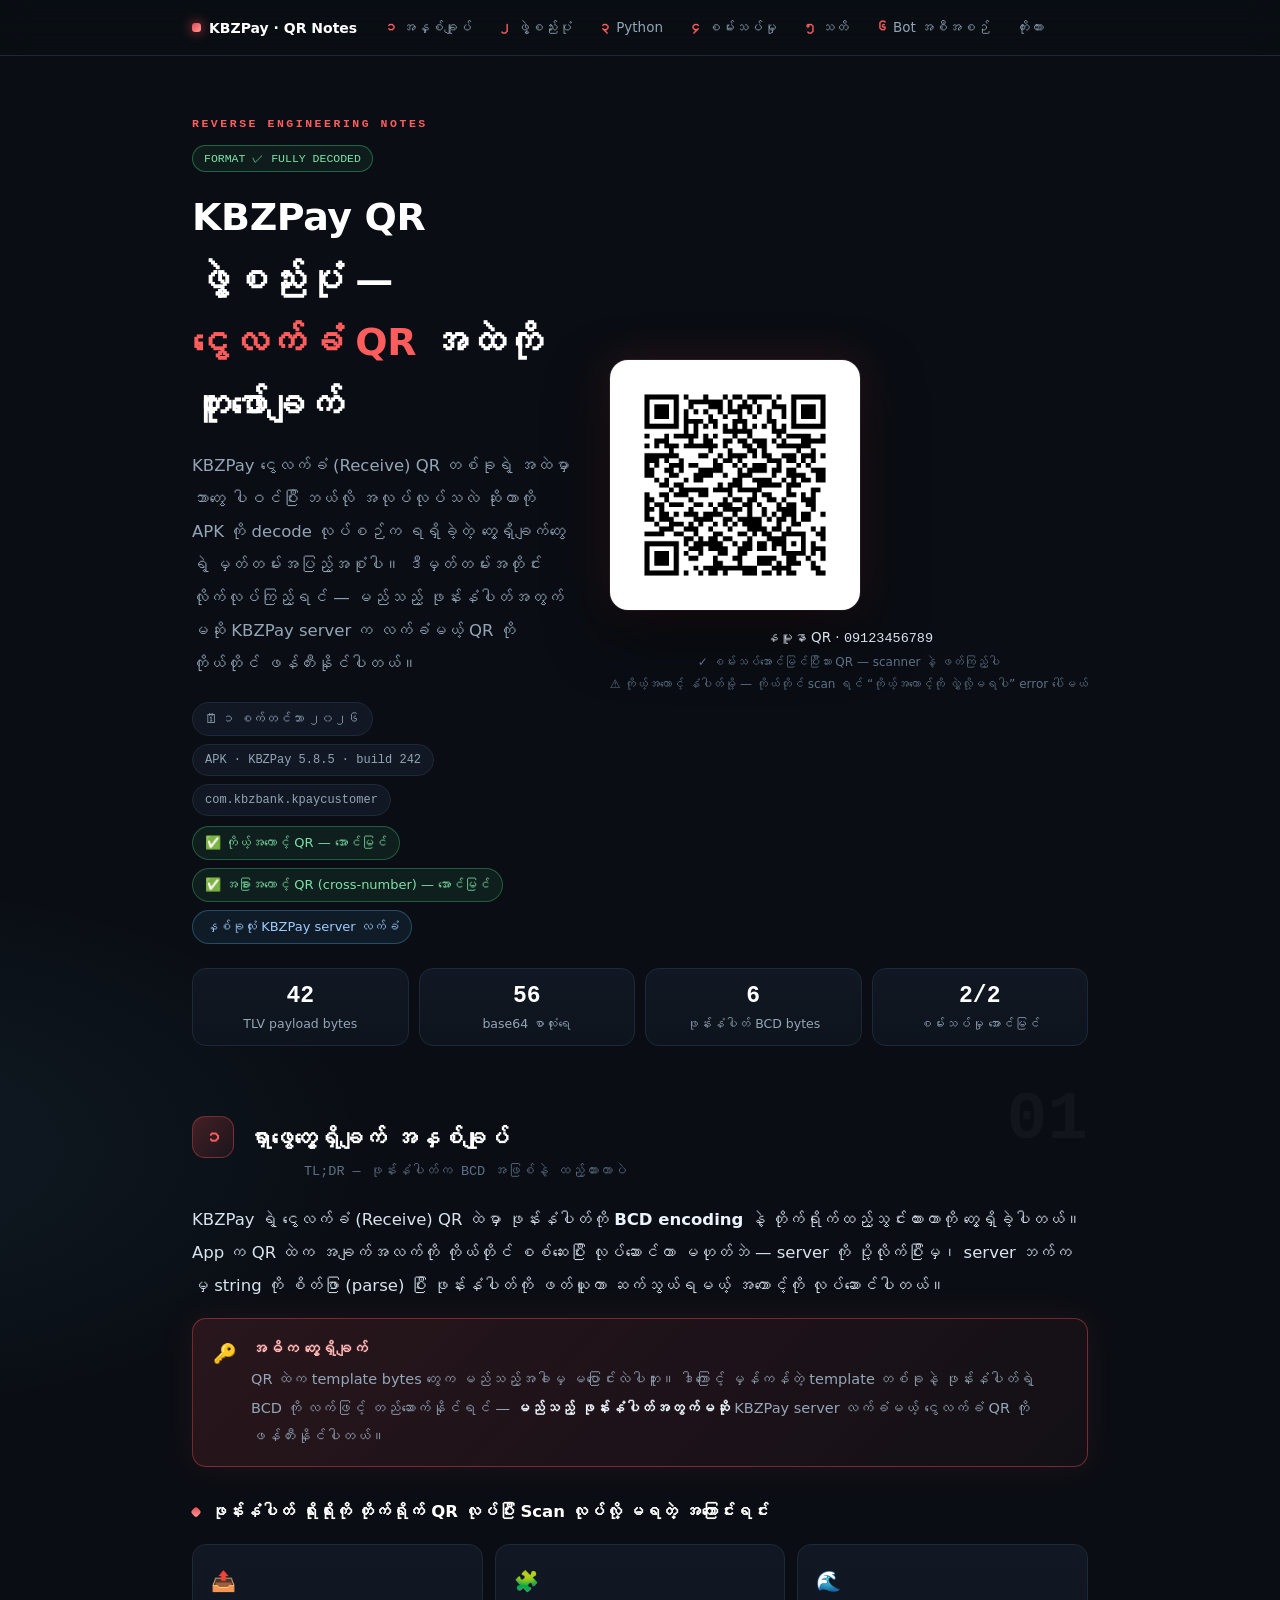
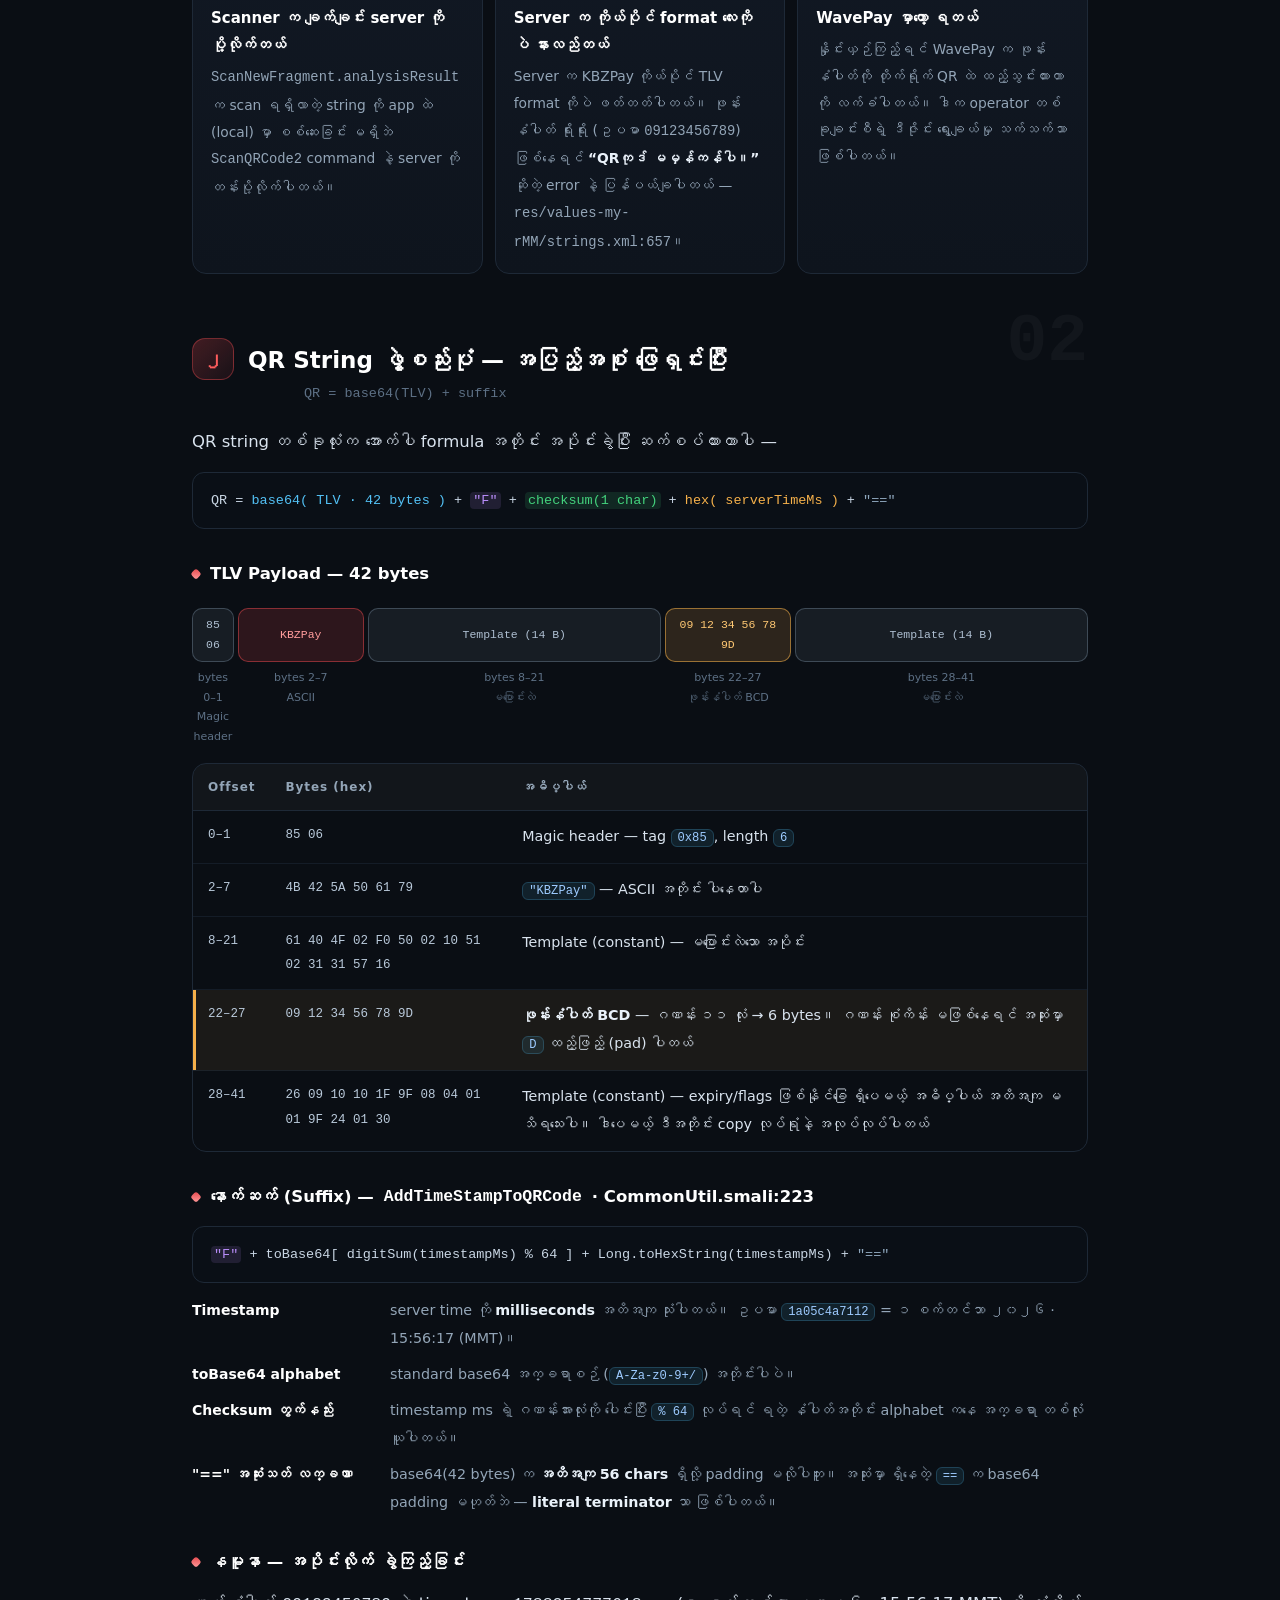
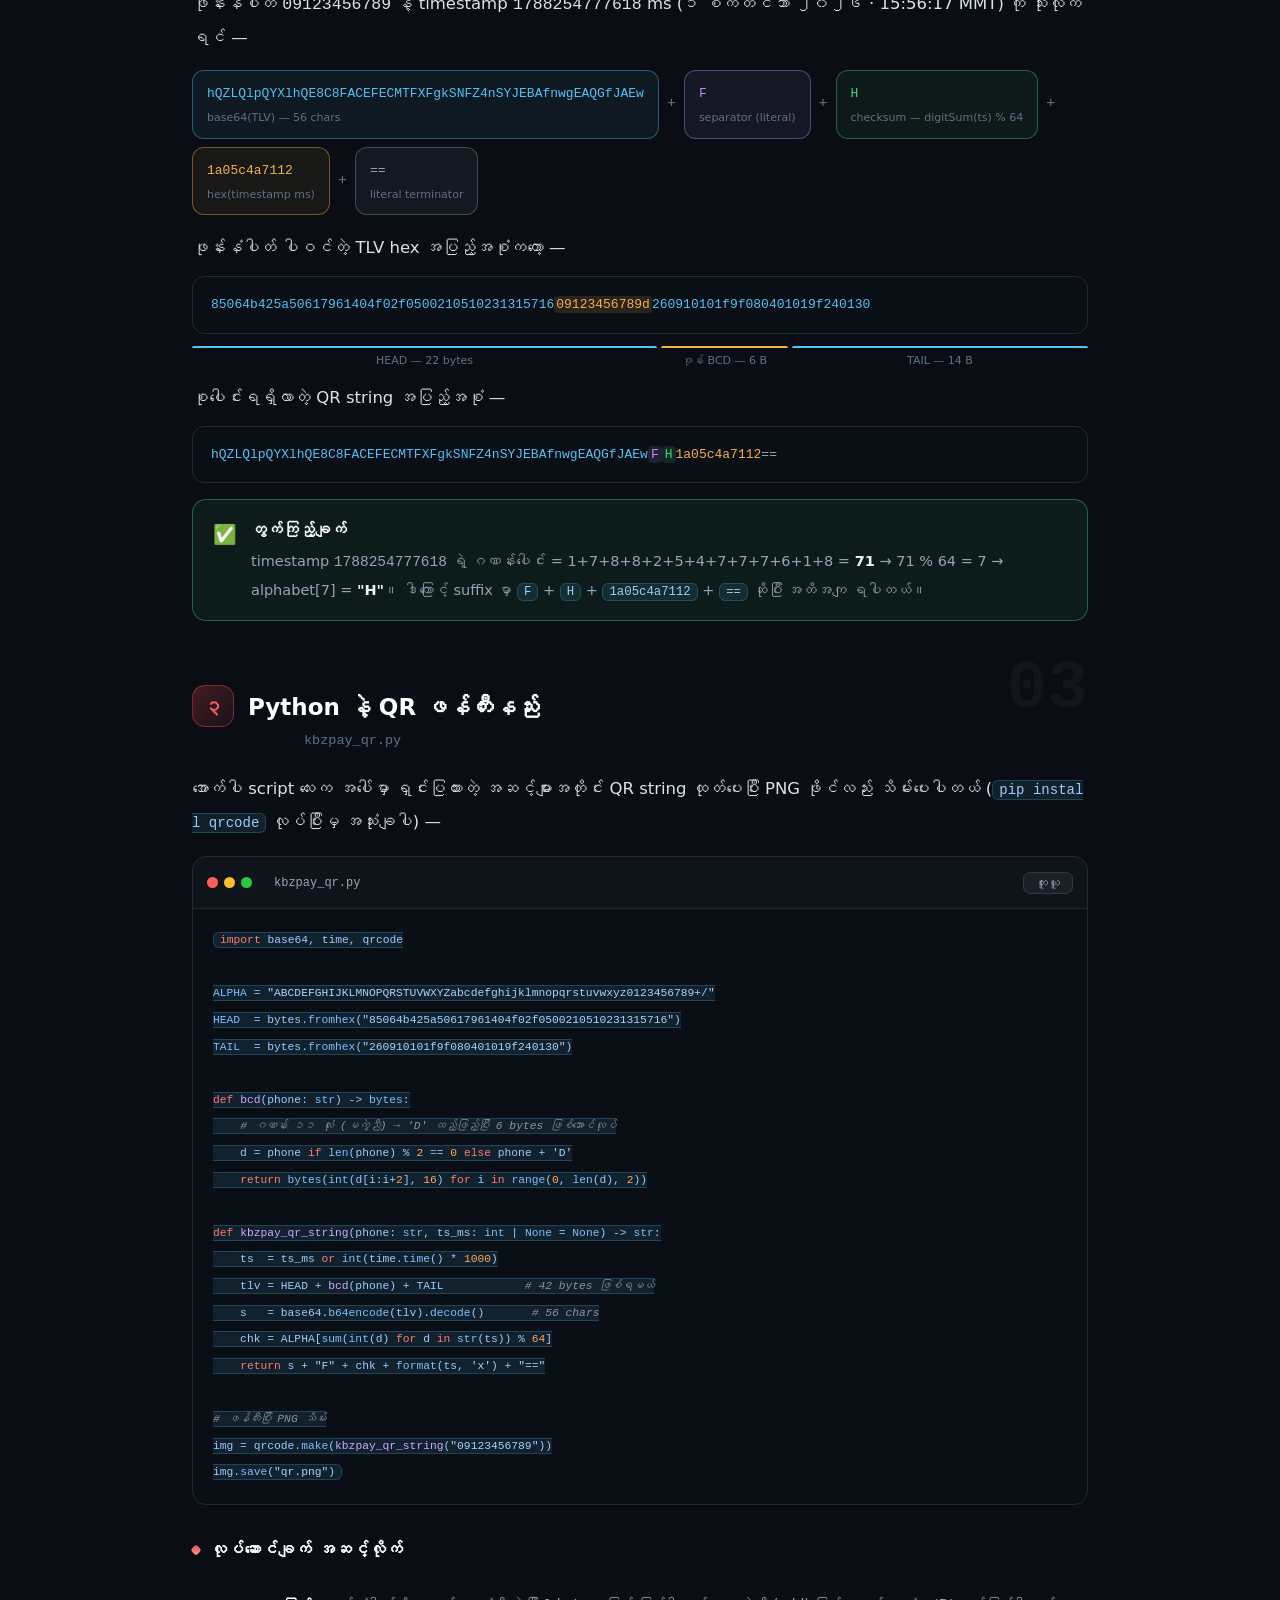
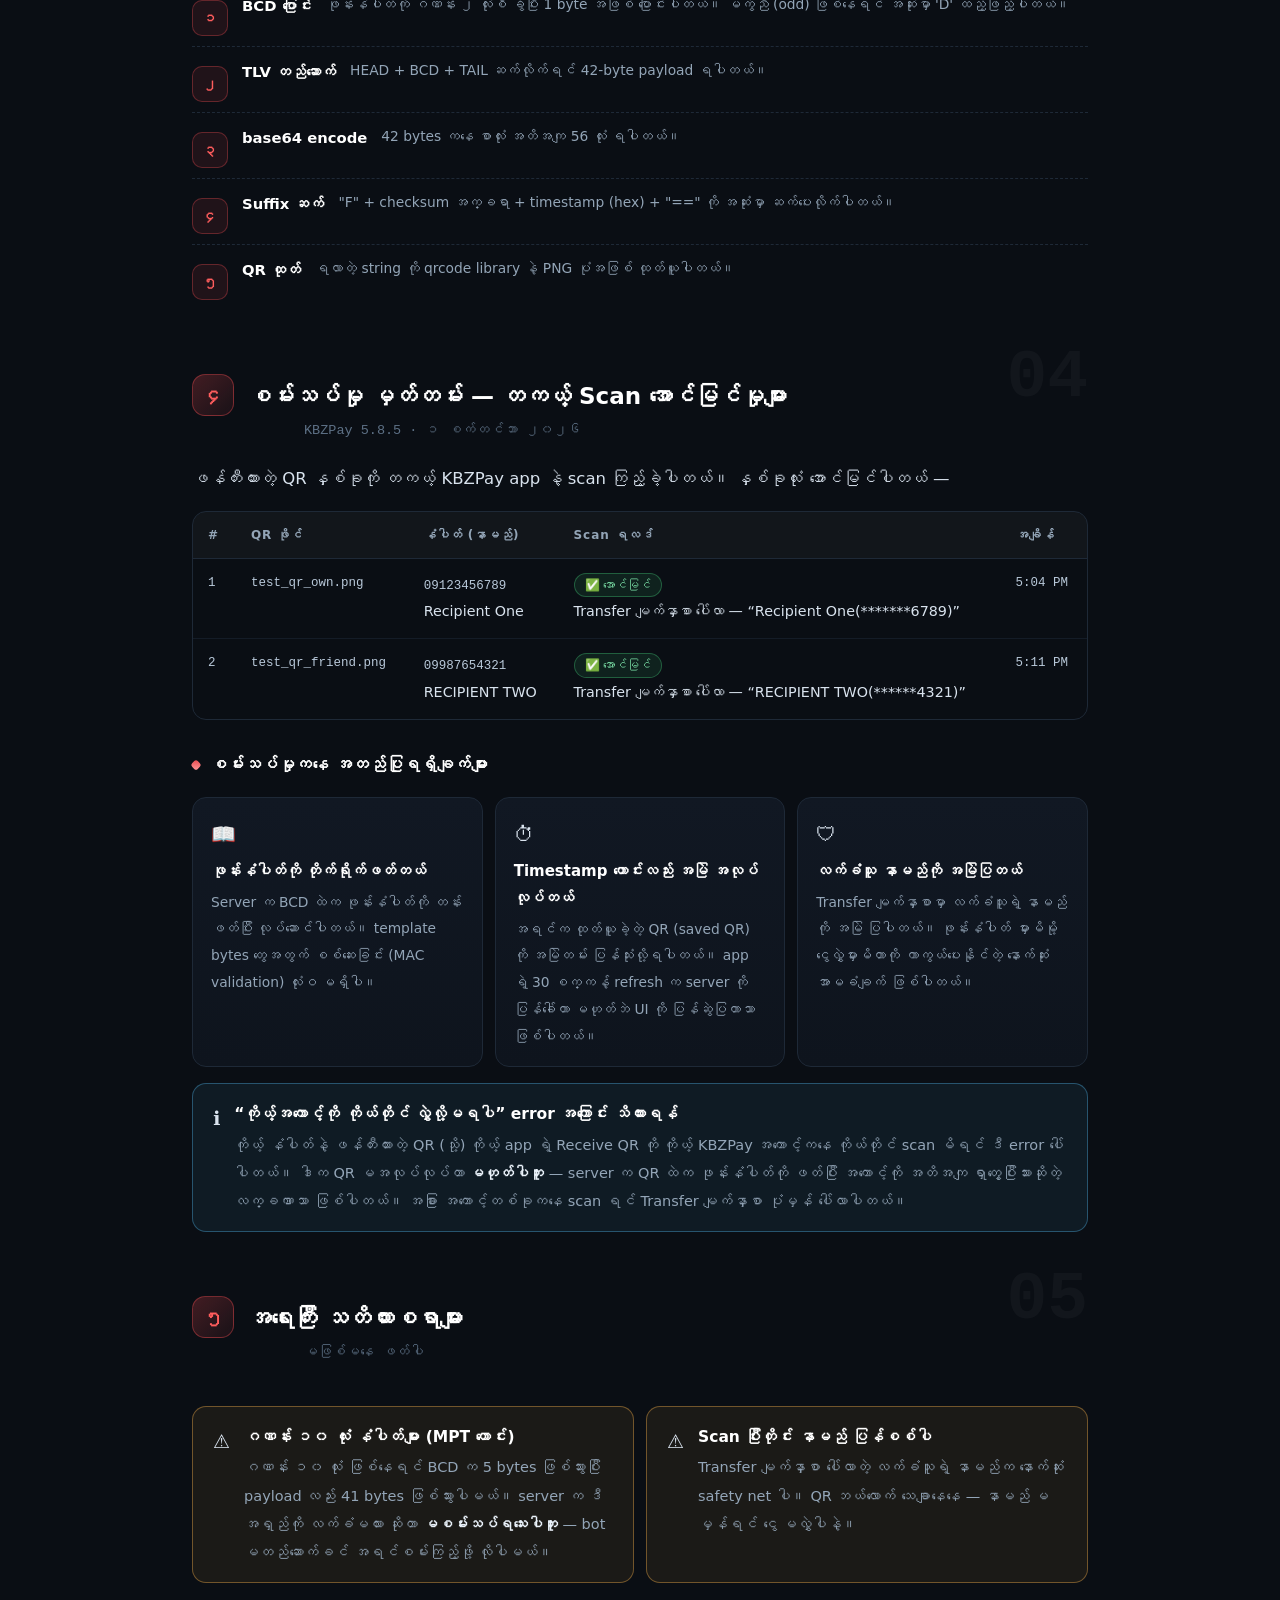
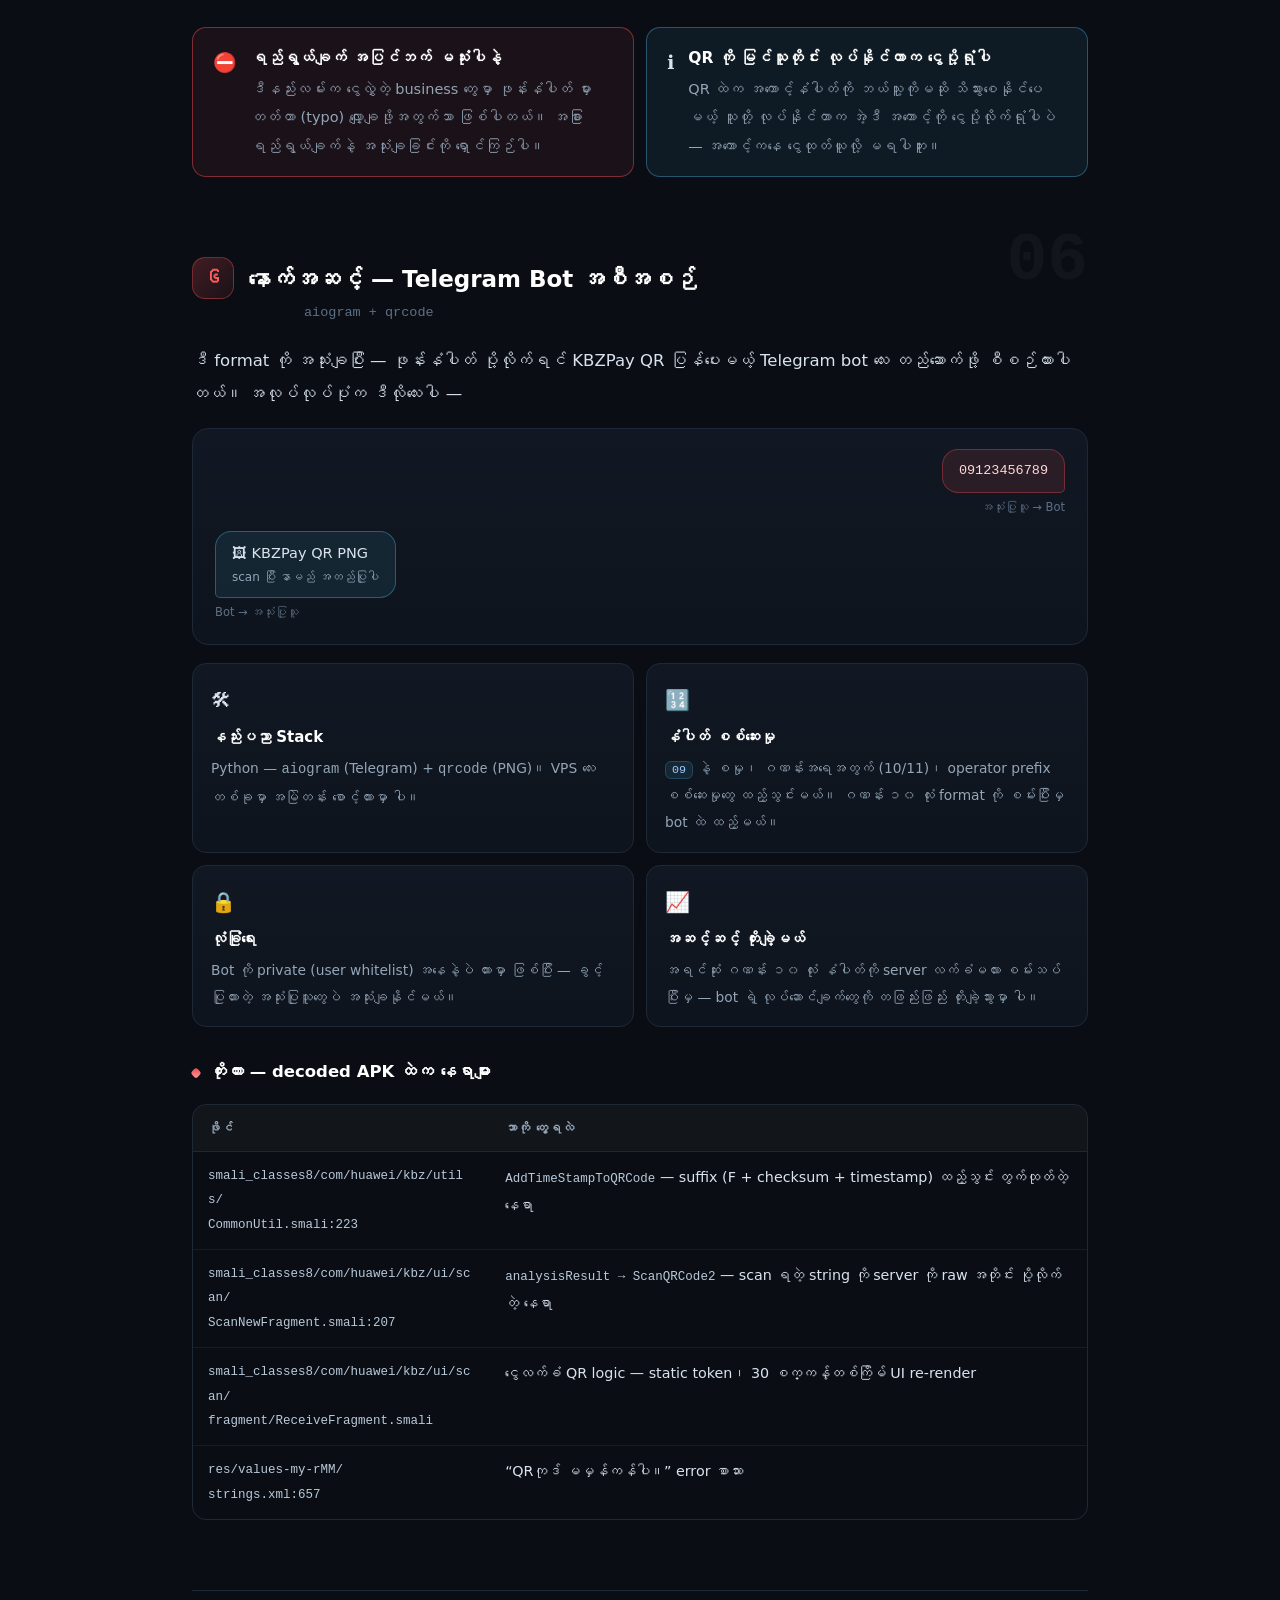
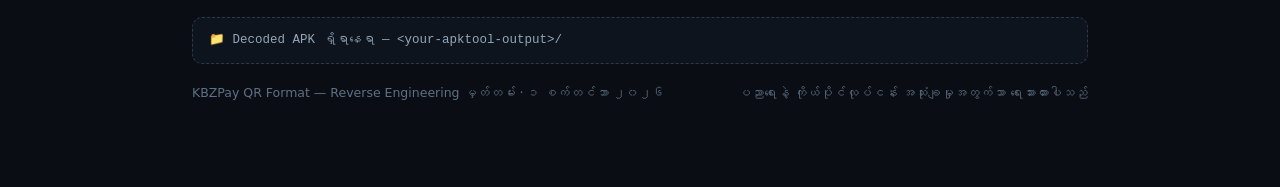
<file: kbzpay-qr-notes.html>
<!DOCTYPE html>
<html lang="my">
<head>
<meta charset="UTF-8">
<meta name="viewport" content="width=device-width, initial-scale=1.0">
<meta name="color-scheme" content="dark">
<meta name="description" content="KBZPay ငွေလက်ခံ QR ဖွဲ့စည်းပုံ — APK reverse engineering မှတ်တမ်း">
<title>KBZPay QR ဖွဲ့စည်းပုံ — Reverse Engineering မှတ်တမ်း</title>
<style>
/* ---------- အရောင်နဲ့ စာလုံး ---------- */
:root{
  --bg:#0a0e14; --card:#111823; --card2:#0e141d;
  --border:#1e2937; --border2:#2a3a4d;
  --text:#d9e3ee; --muted:#93a5b7; --faint:#5d7085;
  --red:#ff5d5d; --red-dim:#e5484d;
  --cyan:#53c1f5; --green:#43d17c; --amber:#f5b04a; --purple:#b78cf7; --slate:#8fa7bd;
  --mono: ui-monospace,"SF Mono","Cascadia Mono",Consolas,"JetBrains Mono","Noto Sans Myanmar","Myanmar Text","Padauk",monospace;
}
*{box-sizing:border-box}
html{scroll-behavior:smooth}
body{
  margin:0; color:var(--text); font-size:16.5px; line-height:2;
  font-family:system-ui,-apple-system,"Segoe UI",Roboto,"Noto Sans Myanmar","Myanmar Text","Padauk","Myanmar Sangam MN",sans-serif;
  background:
    radial-gradient(1100px 520px at 85% -5%, rgba(229,72,77,.11), transparent 60%),
    radial-gradient(900px 480px at -10% 14%, rgba(83,193,245,.07), transparent 55%),
    var(--bg);
  -webkit-font-smoothing:antialiased; text-rendering:optimizeLegibility;
}
::selection{background:rgba(229,72,77,.38);color:#fff}
a{color:var(--cyan)}
b,strong{color:#eaf2fa}
code{
  font-family:var(--mono); font-size:.85em; color:#9ecbff;
  background:rgba(83,193,245,.1); border:1px solid rgba(83,193,245,.22);
  padding:1px 6px; border-radius:6px; word-break:break-all;
}
.mono{font-family:var(--mono)}
.wrap{max-width:940px; margin:0 auto; padding:0 22px 90px}

/* ---------- အပေါ်နာဗား ---------- */
.topnav{position:sticky; top:0; z-index:60; background:rgba(10,14,20,.86);
  backdrop-filter:blur(14px); -webkit-backdrop-filter:blur(14px); border-bottom:1px solid var(--border)}
.topnav .inner{max-width:940px; margin:0 auto; padding:10px 22px; display:flex; align-items:center; gap:4px; overflow-x:auto; scrollbar-width:none}
.topnav .inner::-webkit-scrollbar{display:none}
.brand{font-weight:800; color:#fff; font-size:14px; white-space:nowrap; margin-right:12px; display:flex; align-items:center; gap:8px}
.brand .dot{width:9px; height:9px; border-radius:3px; background:linear-gradient(135deg,var(--red-dim),#ff9a9a); box-shadow:0 0 12px rgba(229,72,77,.9)}
.topnav a{color:var(--muted); text-decoration:none; font-size:13.5px; padding:4px 11px; border-radius:8px; white-space:nowrap}
.topnav a:hover{color:#fff; background:rgba(255,255,255,.06)}
.topnav a b{font-weight:600; color:var(--red); margin-right:4px}

/* ---------- Hero ---------- */
.hero{padding:56px 0 6px}
.hero-grid{display:grid; grid-template-columns:1fr auto; gap:38px; align-items:center}
.eyebrow{display:flex; align-items:center; gap:10px; flex-wrap:wrap}
.eyebrow .tag{font-family:var(--mono); font-size:11.5px; letter-spacing:.22em; color:var(--red); font-weight:700}
.eyebrow .pill{font-size:11.5px; color:#7ce2a8; border:1px solid rgba(67,209,124,.4); background:rgba(67,209,124,.08); border-radius:999px; padding:1px 11px; font-family:var(--mono)}
h1{margin:14px 0 0; font-size:clamp(27px,4.6vw,38px); font-weight:800; color:#fff; line-height:1.65; letter-spacing:-.01em}
h1 .accent{color:var(--red)}
.lead{color:var(--muted); font-size:16.5px; margin:12px 0 0; max-width:58ch}
.chips{display:flex; flex-wrap:wrap; gap:8px; margin-top:22px}
.chip{font-size:13px; color:var(--muted); background:var(--card); border:1px solid var(--border); padding:3px 12px; border-radius:999px; white-space:nowrap}
.chip.mono{font-family:var(--mono); font-size:12px}
.badges{display:flex; flex-wrap:wrap; gap:8px; margin-top:10px}
.badge{font-size:13px; padding:3px 12px; border-radius:999px; border:1px solid}
.badge.ok{color:#7ce2a8; background:rgba(67,209,124,.09); border-color:rgba(67,209,124,.35)}
.badge.note{color:#9ecbff; background:rgba(83,193,245,.08); border-color:rgba(83,193,245,.3)}
.stats{display:grid; grid-template-columns:repeat(4,1fr); gap:10px; margin-top:24px}
.stat{background:linear-gradient(180deg,var(--card),var(--card2)); border:1px solid var(--border); border-radius:14px; padding:10px 12px; text-align:center}
.stat b{display:block; font-size:23px; font-family:var(--mono); color:#fff; line-height:1.5}
.stat span{font-size:12.5px; color:var(--muted); display:block; line-height:1.7}

.qr-side{text-align:center}
.qr-card{width:250px; background:#fff; border-radius:18px; padding:15px;
  box-shadow:0 24px 60px rgba(0,0,0,.55), 0 0 0 1px rgba(255,255,255,.08), 0 0 46px rgba(229,72,77,.16)}
.qr-cap{margin-top:14px; font-size:13.5px}
.qr-sub{font-size:12px; color:var(--faint); line-height:1.8}

/* ---------- Section ခေါင်းစဉ်များ ---------- */
.section{margin-top:64px; position:relative; scroll-margin-top:70px}
h3[id]{scroll-margin-top:86px}
.section::after{content:attr(data-num); position:absolute; top:-30px; right:0; font-family:var(--mono);
  font-size:68px; font-weight:700; color:rgba(255,255,255,.035); pointer-events:none; line-height:1}
.sec-head{display:flex; gap:14px; align-items:flex-start; margin-bottom:6px}
.sec-num{flex:none; width:42px; height:42px; border-radius:13px; display:flex; align-items:center; justify-content:center;
  background:linear-gradient(135deg,rgba(229,72,77,.26),rgba(229,72,77,.07)); border:1px solid rgba(229,72,77,.42);
  color:var(--red); font-weight:800; font-size:19px}
h2{margin:2px 0 0; font-size:clamp(19px,3vw,23px); font-weight:800; color:#fff; line-height:1.75}
.sec-sub{color:var(--faint); font-size:13.5px; margin:0 0 8px 56px; font-family:var(--mono)}
h3{font-size:16.5px; color:#fff; margin:30px 0 10px; font-weight:700; line-height:1.85; display:flex; align-items:center; gap:10px}
h3::before{content:""; width:8px; height:8px; border-radius:2.5px; background:linear-gradient(135deg,var(--red-dim),#ff9a9a); transform:rotate(45deg); flex:none}
p{margin:10px 0}

/* ---------- ကတ်များ / Callout များ ---------- */
.card{background:linear-gradient(180deg,var(--card),var(--card2)); border:1px solid var(--border); border-radius:16px; padding:20px 24px; margin:16px 0}
.callout{display:flex; gap:14px; padding:16px 20px; border-radius:14px; border:1px solid; margin:16px 0; align-items:flex-start}
.callout .ico{flex:none; font-size:19px; line-height:1.9}
.callout h4{margin:0 0 2px; font-size:15.5px; color:#fff; line-height:1.85}
.callout p{margin:0; font-size:14.5px; color:var(--muted); line-height:1.95}
.callout.key{background:linear-gradient(135deg,rgba(229,72,77,.14),rgba(229,72,77,.04)); border-color:rgba(229,72,77,.45); box-shadow:0 0 34px rgba(229,72,77,.1)}
.callout.key h4{color:#ffb3b3}
.callout.warn{background:rgba(245,176,74,.07); border-color:rgba(245,176,74,.4)}
.callout.danger{background:rgba(229,72,77,.08); border-color:rgba(229,72,77,.5)}
.callout.info{background:rgba(83,193,245,.07); border-color:rgba(83,193,245,.35)}
.callout.ok{background:rgba(67,209,124,.07); border-color:rgba(67,209,124,.4)}

.grid3{display:grid; grid-template-columns:repeat(3,1fr); gap:12px; margin:16px 0}
.grid2{display:grid; grid-template-columns:1fr 1fr; gap:12px; margin:16px 0}
.mini{background:linear-gradient(180deg,var(--card),var(--card2)); border:1px solid var(--border); border-radius:14px; padding:16px 18px}
.mini .m-ico{font-size:20px}
.mini h4{margin:4px 0 4px; font-size:15px; color:#fff; line-height:1.8}
.mini p{margin:0; font-size:13.8px; color:var(--muted); line-height:1.95}

/* ---------- ဖော်မြူလာ / code ---------- */
.formula{background:#0a0f16; border:1px solid var(--border); border-radius:12px; padding:14px 18px; margin:14px 0;
  font-family:var(--mono); font-size:13.5px; line-height:2; color:#c9d6e4; overflow-x:auto; white-space:nowrap}
.code-block{border:1px solid var(--border); border-radius:14px; overflow:hidden; margin:18px 0; background:#0a0f16}
.code-head{display:flex; align-items:center; gap:8px; padding:9px 14px; border-bottom:1px solid var(--border); background:rgba(255,255,255,.02)}
.dots span{width:11px; height:11px; border-radius:50%; display:inline-block; margin-right:6px}
.dots span:nth-child(1){background:#ff5f57}.dots span:nth-child(2){background:#febc2e}.dots span:nth-child(3){background:#28c840}
.fname{font-family:var(--mono); font-size:12px; color:var(--muted); margin-left:8px}
.copy-btn{margin-left:auto; font-family:inherit; font-size:12px; color:var(--muted); background:rgba(255,255,255,.05);
  border:1px solid var(--border2); border-radius:7px; padding:3px 12px; cursor:pointer; transition:.15s}
.copy-btn:hover{color:#fff; border-color:var(--red-dim)}
.code-block pre{margin:0; padding:18px 20px; overflow-x:auto; font-family:var(--mono); font-size:13.3px; line-height:2; color:#dbe4ee}
.k{color:#ff7b72}.f{color:#79c0ff}.s{color:#a5d6ff}.c{color:#8b949e;font-style:italic}.n{color:#ffa657}.d{color:#d2a8ff}

pre::-webkit-scrollbar, .tbl-wrap::-webkit-scrollbar{height:8px}
pre::-webkit-scrollbar-thumb, .tbl-wrap::-webkit-scrollbar-thumb{background:var(--border2); border-radius:4px}

/* ---------- TLV ပုံရိပ် ---------- */
.tlv-map{margin:18px 0 6px}
.tlv-row{display:grid; grid-template-columns:2fr 6fr 14fr 6fr 14fr; gap:4px}
.seg{min-height:54px; border-radius:10px; display:flex; align-items:center; justify-content:center; text-align:center;
  font-family:var(--mono); font-size:11.5px; line-height:1.7; padding:6px 4px; border:1px solid; word-break:break-word}
.seg-struct{background:rgba(143,167,189,.10); border-color:rgba(143,167,189,.32); color:#aebfd1}
.seg-brand{background:rgba(229,72,77,.16); border-color:rgba(229,72,77,.5); color:#ff9c9c}
.seg-phone{background:rgba(245,176,74,.15); border-color:rgba(245,176,74,.55); color:#ffc873; animation:glow 2.6s ease-in-out infinite}
@keyframes glow{0%,100%{box-shadow:0 0 0 rgba(245,176,74,0)}50%{box-shadow:0 0 18px rgba(245,176,74,.35)}}
.tlv-caps{display:grid; grid-template-columns:2fr 6fr 14fr 6fr 14fr; gap:4px; margin-top:6px}
.tlv-caps div{font-size:11px; color:var(--faint); text-align:center; line-height:1.8}

/* ---------- ဇယားများ ---------- */
.tbl-wrap{overflow-x:auto; border:1px solid var(--border); border-radius:14px; margin:16px 0}
table{width:100%; border-collapse:collapse; font-size:14.3px; min-width:560px}
th{background:rgba(255,255,255,.03); color:var(--muted); font-weight:600; font-size:12px; letter-spacing:.08em;
  text-align:left; padding:11px 15px; border-bottom:1px solid var(--border); white-space:nowrap}
td{padding:12px 15px; border-bottom:1px solid rgba(30,41,55,.55); vertical-align:top; line-height:1.95}
tr:last-child td{border-bottom:none}
td .mono, .mono-cell{font-family:var(--mono); font-size:12.5px; color:#b9c9da; word-break:break-all}
tr.hl td{background:rgba(245,176,74,.07)}
tr.hl td:first-child{box-shadow:inset 3px 0 0 var(--amber)}
.ok-pill{display:inline-block; font-size:12px; color:#7ce2a8; background:rgba(67,209,124,.1); border:1px solid rgba(67,209,124,.35); border-radius:999px; padding:0 10px; line-height:1.9; white-space:nowrap}

/* ---------- QR anatomy ---------- */
.anatomy{display:flex; flex-wrap:wrap; align-items:stretch; gap:8px; margin:16px 0}
.a-chip{border:1px solid; border-radius:12px; padding:10px 14px; display:flex; flex-direction:column; gap:2px; min-width:60px}
.a-chip code{background:none; border:none; padding:0; font-size:13px; word-break:break-all; color:inherit}
.a-chip small{font-size:11px; color:var(--faint); line-height:1.7}
.plus{align-self:center; color:var(--faint); font-family:var(--mono); font-size:15px}
.c-b64{color:var(--cyan); border-color:rgba(83,193,245,.4); background:rgba(83,193,245,.06)}
.c-f{color:var(--purple); border-color:rgba(183,140,247,.4); background:rgba(183,140,247,.07)}
.c-chk{color:var(--green); border-color:rgba(67,209,124,.4); background:rgba(67,209,124,.06)}
.c-ts{color:var(--amber); border-color:rgba(245,176,74,.42); background:rgba(245,176,74,.06)}
.c-eq{color:var(--slate); border-color:rgba(143,167,189,.35); background:rgba(143,167,189,.07)}

.hexline, .qrline{background:#0a0f16; border:1px solid var(--border); border-radius:12px; padding:14px 18px; margin:12px 0;
  font-family:var(--mono); font-size:13px; line-height:2.1; white-space:pre-wrap; word-break:break-all}
.t-tlv,.h-struct{color:var(--cyan)}
.h-phone{color:var(--amber); background:rgba(245,176,74,.13); border-radius:4px; padding:1px 2px}
.t-f{color:var(--purple); background:rgba(183,140,247,.13); border-radius:4px; padding:1px 3px}
.t-chk{color:var(--green); background:rgba(67,209,124,.13); border-radius:4px; padding:1px 3px}
.t-ts{color:var(--amber)}
.t-eq{color:var(--slate)}
.hex-caps{display:grid; grid-template-columns:22fr 6fr 14fr; gap:4px; margin:8px 0 4px}
.hex-caps div{font-size:11px; color:var(--faint); text-align:center; line-height:1.8}
.hex-caps div span{border-top:2px solid; padding-top:3px; display:block; border-radius:2px}
.hex-caps .b1 span{border-color:var(--cyan)}
.hex-caps .b2 span{border-color:var(--amber)}
.hex-caps .b3 span{border-color:var(--cyan)}

/* ---------- kv / steps / chat ---------- */
.kv{display:grid; grid-template-columns:180px 1fr; gap:8px 18px; margin:14px 0}
.kv .k{font-weight:700; color:#fff; font-size:14px; line-height:1.95}
.kv .v{color:var(--muted); font-size:14.3px; line-height:1.95}
.steps{list-style:none; counter-reset:st; padding:0; margin:16px 0}
.steps li{counter-increment:st; display:flex; gap:14px; padding:10px 0; border-bottom:1px dashed var(--border); align-items:flex-start}
.steps li:last-child{border-bottom:none}
.steps li::before{content:counter(st,myanmar); flex:none; width:34px; height:34px; margin-top:9px; border-radius:10px;
  display:flex; align-items:center; justify-content:center; font-size:14px; font-weight:700; color:var(--red);
  background:rgba(229,72,77,.1); border:1px solid rgba(229,72,77,.35)}
.steps b{display:block; color:#fff; font-size:14.8px}
.steps span{display:block; color:var(--muted); font-size:13.8px; line-height:1.95}

.chat{display:flex; flex-direction:column; gap:12px; margin:18px 0; padding:20px 22px; border:1px solid var(--border); border-radius:16px; background:linear-gradient(180deg,var(--card),var(--card2))}
.chat-row{display:flex; flex-direction:column; max-width:78%}
.chat-row.user{align-self:flex-end; align-items:flex-end}
.chat-row.bot{align-self:flex-start; align-items:flex-start}
.bubble{border-radius:16px; padding:8px 16px; font-size:14.5px; border:1px solid; line-height:1.9}
.chat-row.user .bubble{background:rgba(229,72,77,.12); border-color:rgba(229,72,77,.4); border-bottom-right-radius:5px; color:#ffd7d7; font-family:var(--mono); font-size:13.5px}
.chat-row.bot .bubble{background:rgba(83,193,245,.09); border-color:rgba(83,193,245,.35); border-bottom-left-radius:5px}
.bubble small{display:block; font-size:12px; color:var(--muted); line-height:1.8}
.chat-who{font-size:11.5px; color:var(--faint); margin-top:3px}

/* ---------- Footer ---------- */
footer{margin-top:70px; border-top:1px solid var(--border); padding-top:26px}
.foot-path{font-family:var(--mono); font-size:12.5px; color:var(--muted); background:var(--card2); border:1px dashed var(--border2); border-radius:10px; padding:10px 16px; word-break:break-all}
.foot-meta{display:flex; justify-content:space-between; gap:14px; flex-wrap:wrap; margin-top:16px; font-size:12.5px; color:var(--faint)}

/* ---------- ဖုန်းအတွက် ---------- */
@media (max-width:820px){
  .hero-grid{grid-template-columns:1fr; gap:26px}
  .qr-side{display:flex; flex-direction:column; align-items:center}
  .stats{grid-template-columns:repeat(2,1fr)}
  .grid3{grid-template-columns:1fr}
  .grid2{grid-template-columns:1fr}
  .kv{grid-template-columns:1fr}
  .kv .k{margin-bottom:-6px}
  .sec-sub{margin-left:0}
  .section::after{display:none}
  .chat-row{max-width:92%}
}
@media (max-width:520px){
  body{font-size:15.8px}
  .tlv-row{grid-template-columns:1fr 1fr 1fr 1fr 1fr}
  .tlv-caps{display:none}
}
</style>
</head>
<body>

<!-- ================= NAV ================= -->
<nav class="topnav">
  <div class="inner">
    <span class="brand"><span class="dot"></span>KBZPay · QR Notes</span>
    <a href="#s1"><b>၁</b>အနှစ်ချုပ်</a>
    <a href="#s2"><b>၂</b>ဖွဲ့စည်းပုံ</a>
    <a href="#s3"><b>၃</b>Python</a>
    <a href="#s4"><b>၄</b>စမ်းသပ်မှု</a>
    <a href="#s5"><b>၅</b>သတိ</a>
    <a href="#s6"><b>၆</b>Bot အစီအစဉ်</a>
    <a href="#refs">ကိုးကား</a>
  </div>
</nav>

<div class="wrap">

<!-- ================= HERO ================= -->
<header class="hero">
  <div class="hero-grid">
    <div>
      <div class="eyebrow">
        <span class="tag">REVERSE ENGINEERING NOTES</span>
        <span class="pill">FORMAT ✓ FULLY DECODED</span>
      </div>
      <h1>KBZPay QR ဖွဲ့စည်းပုံ —<br><span class="accent">ငွေလက်ခံ QR</span> အထဲကို တူးဖော်ချက်</h1>
      <p class="lead">KBZPay ငွေလက်ခံ (Receive) QR တစ်ခုရဲ့ အထဲမှာ ဘာတွေ ပါဝင်ပြီး ဘယ်လို အလုပ်လုပ်သလဲ ဆိုတာကို APK ကို decode လုပ်စဉ်က ရရှိခဲ့တဲ့ တွေ့ရှိချက်တွေရဲ့ မှတ်တမ်းအပြည့်အစုံပါ။ ဒီမှတ်တမ်းအတိုင်း လိုက်လုပ်ကြည့်ရင် — မည်သည့် ဖုန်းနံပါတ်အတွက်မဆို KBZPay server က လက်ခံမယ့် QR ကို ကိုယ်တိုင် ဖန်တီးနိုင်ပါတယ်။</p>
      <div class="chips">
        <span class="chip">🗓 ၁ စက်တင်ဘာ ၂၀၂၆</span>
        <span class="chip mono">APK · KBZPay 5.8.5 · build 242</span>
        <span class="chip mono">com.kbzbank.kpaycustomer</span>
      </div>
      <div class="badges">
        <span class="badge ok">✅ ကိုယ့်အကောင့် QR — အောင်မြင်</span>
        <span class="badge ok">✅ အခြားအကောင့် QR (cross-number) — အောင်မြင်</span>
        <span class="badge note">နှစ်ခုလုံး KBZPay server လက်ခံ</span>
      </div>
    </div>
    <div class="qr-side">
      <div class="qr-card" role="img" aria-label="KBZPay နမူနာ QR ကုဒ်"><img src="[data-uri]" alt="KBZPay QR — 09123456789" style="width:100%;height:auto;display:block;border-radius:10px"></div>
      <div class="qr-cap">နမူနာ QR · <span class="mono">09123456789</span></div>
      <div class="qr-sub">✓ စမ်းသပ်အောင်မြင်ပြီးသား QR — scanner နဲ့ ဖတ်ကြည့်ပါ<br>⚠️ ကိုယ့်အကောင့် နံပါတ်မို့ — ကိုယ်တိုင် scan ရင် “ကိုယ့်အကောင့်ကို လွှဲလို့မရပါ” error ပေါ်မယ်</div>
    </div>
  </div>
  <div class="stats">
    <div class="stat"><b>42</b><span>TLV payload bytes</span></div>
    <div class="stat"><b>56</b><span>base64 စာလုံးရေ</span></div>
    <div class="stat"><b>6</b><span>ဖုန်းနံပါတ် BCD bytes</span></div>
    <div class="stat"><b>2/2</b><span>စမ်းသပ်မှု အောင်မြင်</span></div>
  </div>
</header>

<!-- ================= ၁ ================= -->
<section class="section" id="s1" data-num="01">
  <div class="sec-head">
    <div class="sec-num">၁</div>
    <div>
      <h2>ရှာဖွေတွေ့ရှိချက် အနှစ်ချုပ်</h2>
      <div class="sec-sub">TL;DR — ဖုန်းနံပါတ်က BCD အဖြစ်နဲ့ ထည့်ထားတာပဲ</div>
    </div>
  </div>

  <p>KBZPay ရဲ့ ငွေလက်ခံ (Receive) QR ထဲမှာ ဖုန်းနံပါတ်ကို <b>BCD encoding</b> နဲ့ တိုက်ရိုက်ထည့်သွင်းထားတာကို တွေ့ရှိခဲ့ပါတယ်။ App က QR ထဲက အချက်အလက်ကို ကိုယ်တိုင် စစ်ဆေးပြီး လုပ်ဆောင်တာ မဟုတ်ဘဲ — server ကို ပို့လိုက်ပြီးမှ၊ server ဘက်ကမှ string ကို စိတ်ဖြာ (parse) ပြီး ဖုန်းနံပါတ်ကို ဖတ်ယူကာ ဆက်သွယ်ရမယ့် အကောင့်ကို လုပ်ဆောင်ပါတယ်။</p>

  <div class="callout key">
    <div class="ico">🔑</div>
    <div>
      <h4>အဓိက တွေ့ရှိချက်</h4>
      <p>QR ထဲက template bytes တွေက မည်သည့်အခါမှ မပြောင်းလဲပါဘူး။ ဒါကြောင့် မှန်ကန်တဲ့ template တစ်ခုနဲ့ ဖုန်းနံပါတ်ရဲ့ BCD ကို လက်ဖြင့် တည်ဆောက်နိုင်ရင် — <b>မည်သည့် ဖုန်းနံပါတ်အတွက်မဆို</b> KBZPay server လက်ခံမယ့် ငွေလက်ခံ QR ကို ဖန်တီးနိုင်ပါတယ်။</p>
    </div>
  </div>

  <h3>ဖုန်းနံပါတ် ရိုးရိုးကို တိုက်ရိုက် QR လုပ်ပြီး Scan လုပ်လို့ မရတဲ့ အကြောင်းရင်း</h3>
  <div class="grid3">
    <div class="mini">
      <div class="m-ico">📤</div>
      <h4>Scanner က ချက်ချင်း server ကို ပို့လိုက်တယ်</h4>
      <p><span class="mono">ScanNewFragment.analysisResult</span> က scan ရရှိလာတဲ့ string ကို app ထဲ (local) မှာ စစ်ဆေးခြင်း မရှိဘဲ <span class="mono">ScanQRCode2</span> command နဲ့ server ကို တန်းပို့လိုက်ပါတယ်။</p>
    </div>
    <div class="mini">
      <div class="m-ico">🧩</div>
      <h4>Server က ကိုယ်ပိုင် format လေးကိုပဲ နားလည်တယ်</h4>
      <p>Server က KBZPay ကိုယ်ပိုင် TLV format ကိုပဲ ဖတ်တတ်ပါတယ်။ ဖုန်းနံပါတ် ရိုးရိုး (ဥပမာ <span class="mono">09123456789</span>) ဖြစ်နေရင် <b>“QRကုဒ် မမှန်ကန်ပါ။”</b> ဆိုတဲ့ error နဲ့ ပြန်ပယ်ချပါတယ် — <span class="mono">res/values-my-rMM/strings.xml:657</span>။</p>
    </div>
    <div class="mini">
      <div class="m-ico">🌊</div>
      <h4>WavePay မှာတော့ ရတယ်</h4>
      <p>နှိုင်းယှဉ်ကြည့်ရင် WavePay က ဖုန်းနံပါတ်ကို တိုက်ရိုက် QR ထဲ ထည့်သွင်းထားတာကို လက်ခံပါတယ်။ ဒါက operator တစ်ခုချင်းစီရဲ့ ဒီဇိုင်း ရွေးချယ်မှု သက်သက်သာ ဖြစ်ပါတယ်။</p>
    </div>
  </div>
</section>

<!-- ================= ၂ ================= -->
<section class="section" id="s2" data-num="02">
  <div class="sec-head">
    <div class="sec-num">၂</div>
    <div>
      <h2>QR String ဖွဲ့စည်းပုံ — အပြည့်အစုံ ဖြေရှင်းပြီး</h2>
      <div class="sec-sub">QR = base64(TLV) + suffix</div>
    </div>
  </div>

  <p>QR string တစ်ခုလုံးက အောက်ပါ formula အတိုင်း အပိုင်းခွဲပြီး ဆက်စပ်ထားတာပါ —</p>

  <pre class="formula">QR = <span class="t-tlv">base64( TLV · 42 bytes )</span> + <span class="t-f">"F"</span> + <span class="t-chk">checksum(1 char)</span> + <span class="t-ts">hex( serverTimeMs )</span> + <span class="t-eq">"=="</span></pre>

  <h3>TLV Payload — 42 bytes</h3>
  <div class="tlv-map">
    <div class="tlv-row">
      <div class="seg seg-struct">85 06</div>
      <div class="seg seg-brand">KBZPay</div>
      <div class="seg seg-struct">Template (14 B)</div>
      <div class="seg seg-phone">09 12 34 56 78 9D</div>
      <div class="seg seg-struct">Template (14 B)</div>
    </div>
    <div class="tlv-caps">
      <div>bytes 0–1<br>Magic header</div>
      <div>bytes 2–7<br>ASCII</div>
      <div>bytes 8–21<br>မပြောင်းလဲ</div>
      <div>bytes 22–27<br>ဖုန်းနံပါတ် BCD</div>
      <div>bytes 28–41<br>မပြောင်းလဲ</div>
    </div>
  </div>

  <div class="tbl-wrap">
    <table>
      <thead>
        <tr><th>Offset</th><th>Bytes (hex)</th><th>အဓိပ္ပါယ်</th></tr>
      </thead>
      <tbody>
        <tr>
          <td class="mono-cell">0–1</td>
          <td class="mono-cell">85 06</td>
          <td>Magic header — tag <code>0x85</code>, length <code>6</code></td>
        </tr>
        <tr>
          <td class="mono-cell">2–7</td>
          <td class="mono-cell">4B 42 5A 50 61 79</td>
          <td><code>"KBZPay"</code> — ASCII အတိုင်း ပါနေတာပါ</td>
        </tr>
        <tr>
          <td class="mono-cell">8–21</td>
          <td class="mono-cell">61 40 4F 02 F0 50 02 10 51 02 31 31 57 16</td>
          <td>Template (constant) — မပြောင်းလဲသော အပိုင်း</td>
        </tr>
        <tr class="hl">
          <td class="mono-cell">22–27</td>
          <td class="mono-cell">09 12 34 56 78 9D</td>
          <td><b>ဖုန်းနံပါတ် BCD</b> — ဂဏန်း ၁၁ လုံး → 6 bytes။ ဂဏန်း စုံကိန်း မဖြစ်နေရင် အဆုံးမှာ <code>D</code> ထည့်ဖြည့် (pad) ပါတယ်</td>
        </tr>
        <tr>
          <td class="mono-cell">28–41</td>
          <td class="mono-cell">26 09 10 10 1F 9F 08 04 01 01 9F 24 01 30</td>
          <td>Template (constant) — expiry/flags ဖြစ်နိုင်ခြေ ရှိပေမယ့် အဓိပ္ပါယ် အတိအကျ မသိရသေးပါ။ ဒါပေမယ့် ဒီအတိုင်း copy လုပ်ရုံနဲ့ အလုပ်လုပ်ပါတယ်</td>
        </tr>
      </tbody>
    </table>
  </div>

  <h3>နောက်ဆက် (Suffix) — <span class="mono">AddTimeStampToQRCode</span> · CommonUtil.smali:223</h3>
  <pre class="formula"><span class="t-f">"F"</span> + toBase64[ digitSum(timestampMs) % 64 ] + Long.toHexString(timestampMs) + <span class="t-eq">"=="</span></pre>

  <div class="kv">
    <div class="k">Timestamp</div>
    <div class="v">server time ကို <b>milliseconds</b> အတိအကျ သုံးပါတယ်။ ဥပမာ <code>1a05c4a7112</code> = ၁ စက်တင်ဘာ ၂၀၂၆ · 15:56:17 (MMT)။</div>
    <div class="k">toBase64 alphabet</div>
    <div class="v">standard base64 အက္ခရာစဉ် (<code>A-Za-z0-9+/</code>) အတိုင်းပါပဲ။</div>
    <div class="k">Checksum တွက်နည်း</div>
    <div class="v">timestamp ms ရဲ့ ဂဏန်းအားလုံးကို ပေါင်းပြီး <code>% 64</code> လုပ်ရင် ရတဲ့ နံပါတ်အတိုင်း alphabet ကနေ အက္ခရာ တစ်လုံး ယူပါတယ်။</div>
    <div class="k">"==" အဆုံးသတ် လက္ခဏာ</div>
    <div class="v">base64(42 bytes) က <b>အတိအကျ 56 chars</b> ရှိလို့ padding မလိုပါဘူး။ အဆုံးမှာ ရှိနေတဲ့ <code>==</code> က base64 padding မဟုတ်ဘဲ — <b>literal terminator</b> သာ ဖြစ်ပါတယ်။</div>
  </div>

  <h3>နမူနာ — အပိုင်းလိုက် ခွဲကြည့်ခြင်း</h3>
  <p>ဖုန်းနံပါတ် <span class="mono">09123456789</span> နဲ့ timestamp <span class="mono">1788254777618</span> ms (၁ စက်တင်ဘာ ၂၀၂၆ · 15:56:17 MMT) ကို သုံးလိုက်ရင် —</p>

  <div class="anatomy">
    <div class="a-chip c-b64"><code>hQZLQlpQYXlhQE8C8FACEFECMTFXFgkSNFZ4nSYJEBAfnwgEAQGfJAEw</code><small>base64(TLV) — 56 chars</small></div>
    <span class="plus">+</span>
    <div class="a-chip c-f"><code>F</code><small>separator (literal)</small></div>
    <span class="plus">+</span>
    <div class="a-chip c-chk"><code>H</code><small>checksum — digitSum(ts) % 64</small></div>
    <span class="plus">+</span>
    <div class="a-chip c-ts"><code>1a05c4a7112</code><small>hex(timestamp ms)</small></div>
    <span class="plus">+</span>
    <div class="a-chip c-eq"><code>==</code><small>literal terminator</small></div>
  </div>

  <p>ဖုန်းနံပါတ် ပါဝင်တဲ့ TLV hex အပြည့်အစုံကတော့ —</p>
  <pre class="hexline"><span class="h-struct">85064b425a50617961404f02f0500210510231315716</span><span class="h-phone">09123456789d</span><span class="h-struct">260910101f9f080401019f240130</span></pre>
  <div class="hex-caps">
    <div class="b1"><span>HEAD — 22 bytes</span></div>
    <div class="b2"><span>ဖုန်း BCD — 6 B</span></div>
    <div class="b3"><span>TAIL — 14 B</span></div>
  </div>

  <p>စုပေါင်းရရှိလာတဲ့ QR string အပြည့်အစုံ —</p>
  <pre class="qrline"><span class="t-tlv">hQZLQlpQYXlhQE8C8FACEFECMTFXFgkSNFZ4nSYJEBAfnwgEAQGfJAEw</span><span class="t-f">F</span><span class="t-chk">H</span><span class="t-ts">1a05c4a7112</span><span class="t-eq">==</span></pre>

  <div class="callout ok">
    <div class="ico">✅</div>
    <div>
      <h4>တွက်ကြည့်ချက်</h4>
      <p>timestamp <span class="mono">1788254777618</span> ရဲ့ ဂဏန်းပေါင်း = 1+7+8+8+2+5+4+7+7+7+6+1+8 = <b>71</b> → 71 % 64 = 7 → alphabet[7] = <b>"H"</b>။ ဒါကြောင့် suffix မှာ <code>F</code> + <code>H</code> + <code>1a05c4a7112</code> + <code>==</code> ဆိုပြီး အတိအကျ ရပါတယ်။</p>
    </div>
  </div>
</section>

<!-- ================= ၃ ================= -->
<section class="section" id="s3" data-num="03">
  <div class="sec-head">
    <div class="sec-num">၃</div>
    <div>
      <h2>Python နဲ့ QR ဖန်တီးနည်း</h2>
      <div class="sec-sub">kbzpay_qr.py</div>
    </div>
  </div>

  <p>အောက်ပါ script လေးက အပေါ်မှာ ရှင်းပြထားတဲ့ အဆင့်များအတိုင်း QR string ထုတ်ပေးပြီး PNG ဖိုင်လည်း သိမ်းပေးပါတယ် (<code>pip install qrcode</code> လုပ်ပြီးမှ အသုံးချပါ) —</p>

  <div class="code-block">
    <div class="code-head">
      <span class="dots"><span></span><span></span><span></span></span>
      <span class="fname">kbzpay_qr.py</span>
      <button class="copy-btn" onclick="copyCode(this)">ကူးယူ</button>
    </div>
    <pre><code><span class="k">import</span> base64, time, qrcode

<span class="f">ALPHA</span> = <span class="s">"ABCDEFGHIJKLMNOPQRSTUVWXYZabcdefghijklmnopqrstuvwxyz0123456789+/"</span>
<span class="f">HEAD</span>  = bytes.<span class="f">fromhex</span>(<span class="s">"85064b425a50617961404f02f0500210510231315716"</span>)
<span class="f">TAIL</span>  = bytes.<span class="f">fromhex</span>(<span class="s">"260910101f9f080401019f240130"</span>)

<span class="k">def</span> <span class="d">bcd</span>(phone: <span class="f">str</span>) -> <span class="f">bytes</span>:
    <span class="c"># ဂဏန်း ၁၁ လုံး (မကွဲညီ) → 'D' ထည့်ဖြည့်ပြီး 6 bytes ဖြစ်အောင်လုပ်</span>
    d = phone <span class="k">if</span> <span class="f">len</span>(phone) % <span class="n">2</span> == <span class="n">0</span> <span class="k">else</span> phone + <span class="s">'D'</span>
    <span class="k">return</span> <span class="f">bytes</span>(<span class="f">int</span>(d[i:i+<span class="n">2</span>], <span class="n">16</span>) <span class="k">for</span> i <span class="k">in</span> <span class="f">range</span>(<span class="n">0</span>, <span class="f">len</span>(d), <span class="n">2</span>))

<span class="k">def</span> <span class="d">kbzpay_qr_string</span>(phone: <span class="f">str</span>, ts_ms: <span class="f">int</span> | <span class="f">None</span> = <span class="f">None</span>) -> <span class="f">str</span>:
    ts  = ts_ms <span class="k">or</span> <span class="f">int</span>(time.<span class="f">time</span>() * <span class="n">1000</span>)
    tlv = HEAD + <span class="d">bcd</span>(phone) + TAIL            <span class="c"># 42 bytes ဖြစ်ရမယ်</span>
    s   = base64.<span class="f">b64encode</span>(tlv).<span class="f">decode</span>()       <span class="c"># 56 chars</span>
    chk = ALPHA[<span class="f">sum</span>(<span class="f">int</span>(d) <span class="k">for</span> d <span class="k">in</span> <span class="f">str</span>(ts)) % <span class="n">64</span>]
    <span class="k">return</span> s + <span class="s">"F"</span> + chk + <span class="f">format</span>(ts, <span class="s">'x'</span>) + <span class="s">"=="</span>

<span class="c"># ဖန်တီးပြီး PNG သိမ်း</span>
img = qrcode.<span class="f">make</span>(<span class="d">kbzpay_qr_string</span>(<span class="s">"09123456789"</span>))
img.<span class="f">save</span>(<span class="s">"qr.png"</span>)</code></pre>
  </div>

  <h3>လုပ်ဆောင်ချက် အဆင့်လိုက်</h3>
  <ol class="steps">
    <li><b>BCD ပြောင်း</b><span>ဖုန်းနံပါတ်ကို ဂဏန်း ၂ လုံးစီ ခွဲပြီး 1 byte အဖြစ် ပြောင်းပါတယ်။ မကွဲညီ (odd) ဖြစ်နေရင် အဆုံးမှာ 'D' ထည့်ဖြည့်ပါတယ်။</span></li>
    <li><b>TLV တည်ဆောက်</b><span>HEAD + BCD + TAIL ဆက်လိုက်ရင် 42-byte payload ရပါတယ်။</span></li>
    <li><b>base64 encode</b><span>42 bytes ကနေ စာလုံး အတိအကျ 56 လုံး ရပါတယ်။</span></li>
    <li><b>Suffix ဆက်</b><span>"F" + checksum အက္ခရာ + timestamp (hex) + "==" ကို အဆုံးမှာ ဆက်ပေးလိုက်ပါတယ်။</span></li>
    <li><b>QR ထုတ်</b><span>ရလာတဲ့ string ကို qrcode library နဲ့ PNG ပုံအဖြစ် ထုတ်ယူပါတယ်။</span></li>
  </ol>
</section>

<!-- ================= ၄ ================= -->
<section class="section" id="s4" data-num="04">
  <div class="sec-head">
    <div class="sec-num">၄</div>
    <div>
      <h2>စမ်းသပ်မှု မှတ်တမ်း — တကယ့် Scan အောင်မြင်မှုများ</h2>
      <div class="sec-sub">KBZPay 5.8.5 · ၁ စက်တင်ဘာ ၂၀၂၆</div>
    </div>
  </div>

  <p>ဖန်တီးထားတဲ့ QR နှစ်ခုကို တကယ့် KBZPay app နဲ့ scan ကြည့်ခဲ့ပါတယ်။ နှစ်ခုလုံး အောင်မြင်ပါတယ် —</p>

  <div class="tbl-wrap">
    <table>
      <thead>
        <tr><th>#</th><th>QR ဖိုင်</th><th>နံပါတ် (နာမည်)</th><th>Scan ရလဒ်</th><th>အချိန်</th></tr>
      </thead>
      <tbody>
        <tr>
          <td class="mono-cell">1</td>
          <td class="mono-cell">test_qr_own.png</td>
          <td><span class="mono">09123456789</span><br>Recipient One</td>
          <td><span class="ok-pill">✅ အောင်မြင်</span><br>Transfer မျက်နှာစာ ပေါ်လာ — “Recipient One(*******6789)”</td>
          <td class="mono-cell">5:04 PM</td>
        </tr>
        <tr>
          <td class="mono-cell">2</td>
          <td class="mono-cell">test_qr_friend.png</td>
          <td><span class="mono">09987654321</span><br>RECIPIENT TWO</td>
          <td><span class="ok-pill">✅ အောင်မြင်</span><br>Transfer မျက်နှာစာ ပေါ်လာ — “RECIPIENT TWO(******4321)”</td>
          <td class="mono-cell">5:11 PM</td>
        </tr>
      </tbody>
    </table>
  </div>

  <h3>စမ်းသပ်မှုကနေ အတည်ပြုရရှိချက်များ</h3>
  <div class="grid3">
    <div class="mini">
      <div class="m-ico">📖</div>
      <h4>ဖုန်းနံပါတ်ကို တိုက်ရိုက်ဖတ်တယ်</h4>
      <p>Server က BCD ထဲက ဖုန်းနံပါတ်ကို တန်းဖတ်ပြီး လုပ်ဆောင်ပါတယ်။ template bytes တွေအတွက် စစ်ဆေးခြင်း (MAC validation) လုံးဝ မရှိပါ။</p>
    </div>
    <div class="mini">
      <div class="m-ico">⏱</div>
      <h4>Timestamp ဟောင်းလည်း အမြဲ အလုပ်လုပ်တယ်</h4>
      <p>အရင်က ထုတ်ယူခဲ့တဲ့ QR (saved QR) ကို အမြဲတမ်း ပြန်သုံးလို့ရပါတယ်။ app ရဲ့ 30 စက္ကန့် refresh က server ကို ပြန်ခေါ်တာ မဟုတ်ဘဲ UI ကို ပြန်ဆွဲပြတာသာ ဖြစ်ပါတယ်။</p>
    </div>
    <div class="mini">
      <div class="m-ico">🛡</div>
      <h4>လက်ခံသူ နာမည်ကို အမြဲပြတယ်</h4>
      <p>Transfer မျက်နှာစာမှာ လက်ခံသူရဲ့ နာမည်ကို အမြဲ ပြပါတယ်။ ဖုန်းနံပါတ် မှားမိမို့ ငွေလွှဲမှားမိတာကို ကာကွယ်ပေးနိုင်တဲ့ နောက်ဆုံး အာမခံချက် ဖြစ်ပါတယ်။</p>
    </div>
  </div>

  <div class="callout info">
    <div class="ico">ℹ️</div>
    <div>
      <h4>“ကိုယ့်အကောင့်ကို ကိုယ်တိုင် လွှဲလို့မရပါ” error အကြောင်း သိထားရန်</h4>
      <p>ကိုယ့် နံပါတ်နဲ့ ဖန်တီးထားတဲ့ QR (သို့) ကိုယ့် app ရဲ့ Receive QR ကို ကိုယ့် KBZPay အကောင့်ကနေ ကိုယ်တိုင် scan မိရင် ဒီ error ပေါ်ပါတယ်။ ဒါက QR မအလုပ်လုပ်တာ <b>မဟုတ်ပါဘူး</b> — server က QR ထဲက ဖုန်းနံပါတ်ကို ဖတ်ပြီး အကောင့်ကို အတိအကျ ရှာတွေ့ပြီးသားဆိုတဲ့ လက္ခဏာသာ ဖြစ်ပါတယ်။ အခြား အကောင့်တစ်ခုကနေ scan ရင် Transfer မျက်နှာစာ ပုံမှန် ပေါ်လာပါတယ်။</p>
    </div>
  </div>
</section>

<!-- ================= ၅ ================= -->
<section class="section" id="s5" data-num="05">
  <div class="sec-head">
    <div class="sec-num">၅</div>
    <div>
      <h2>အရေးကြီး သတိထားစရာများ</h2>
      <div class="sec-sub">မဖြစ်မနေ ဖတ်ပါ</div>
    </div>
  </div>

  <div class="grid2">
    <div class="callout warn">
      <div class="ico">⚠️</div>
      <div>
        <h4>ဂဏန်း ၁၀ လုံး နံပါတ်များ (MPT ဟောင်း)</h4>
        <p>ဂဏန်း ၁၀ လုံး ဖြစ်နေရင် BCD က 5 bytes ဖြစ်သွားပြီး payload လည်း 41 bytes ဖြစ်သွားပါမယ်။ server က ဒီအရှည်ကို လက်ခံမလား ဆိုတာ <b>မစမ်းသပ်ရသေးပါဘူး</b> — bot မတည်ဆောက်ခင် အရင်စမ်းကြည့်ဖို့ လိုပါမယ်။</p>
      </div>
    </div>
    <div class="callout warn">
      <div class="ico">⚠️</div>
      <div>
        <h4>Scan ပြီးတိုင်း နာမည် ပြန်စစ်ပါ</h4>
        <p>Transfer မျက်နှာစာ ပေါ်လာတဲ့ လက်ခံသူရဲ့ နာမည်က နောက်ဆုံး safety net ပါ။ QR ဘယ်လောက် သေချာနေနေ — နာမည် မမှန်ရင် ငွေ မလွှဲပါနဲ့။</p>
      </div>
    </div>
    <div class="callout danger">
      <div class="ico">⛔</div>
      <div>
        <h4>ရည်ရွယ်ချက် အပြင်ဘက် မသုံးပါနဲ့</h4>
        <p>ဒီနည်းလမ်းက ငွေလွှဲတဲ့ business တွေမှာ ဖုန်းနံပါတ် မှားတတ်တာ (typo) လျှော့ချဖို့အတွက်သာ ဖြစ်ပါတယ်။ အခြား ရည်ရွယ်ချက်နဲ့ အသုံးချခြင်းကို ရှောင်ကြဉ်ပါ။</p>
      </div>
    </div>
    <div class="callout info">
      <div class="ico">ℹ️</div>
      <div>
        <h4>QR ကို မြင်သူတိုင်း လုပ်နိုင်တာက ငွေပို့ရုံပါ</h4>
        <p>QR ထဲက အကောင့်နံပါတ်ကို ဘယ်သူ့ကိုမဆို သိသွားစေနိုင်ပေမယ့် သူတို့ လုပ်နိုင်တာက အဲ့ဒီ အကောင့်ကို ငွေပို့လိုက်ရုံပါပဲ — အကောင့်ကနေ ငွေထုတ်ယူလို့ မရပါဘူး။</p>
      </div>
    </div>
  </div>
</section>

<!-- ================= ၆ ================= -->
<section class="section" id="s6" data-num="06">
  <div class="sec-head">
    <div class="sec-num">၆</div>
    <div>
      <h2>နောက်အဆင့် — Telegram Bot အစီအစဉ်</h2>
      <div class="sec-sub">aiogram + qrcode</div>
    </div>
  </div>

  <p>ဒီ format ကို အသုံးချပြီး — ဖုန်းနံပါတ် ပို့လိုက်ရင် KBZPay QR ပြန်ပေးမယ့် Telegram bot လေး တည်ဆောက်ဖို့ စီစဉ်ထားပါတယ်။ အလုပ်လုပ်ပုံက ဒီလိုလေးပါ —</p>

  <div class="chat">
    <div class="chat-row user">
      <div class="bubble">09123456789</div>
      <div class="chat-who">အသုံးပြုသူ → Bot</div>
    </div>
    <div class="chat-row bot">
      <div class="bubble">🖼 KBZPay QR PNG<small>scan ပြီး နာမည် အတည်ပြုပါ</small></div>
      <div class="chat-who">Bot → အသုံးပြုသူ</div>
    </div>
  </div>

  <div class="grid2">
    <div class="mini">
      <div class="m-ico">🛠</div>
      <h4>နည်းပညာ Stack</h4>
      <p>Python — <span class="mono">aiogram</span> (Telegram) + <span class="mono">qrcode</span> (PNG)။ VPS လေးတစ်ခုမှာ အမြဲတန်း စောင့်ထားမှာ ပါ။</p>
    </div>
    <div class="mini">
      <div class="m-ico">🔢</div>
      <h4>နံပါတ် စစ်ဆေးမှု</h4>
      <p><code>09</code> နဲ့ စမှု၊ ဂဏန်းအရေအတွက် (10/11)၊ operator prefix စစ်ဆေးမှုတွေ ထည့်သွင်းမယ်။ ဂဏန်း ၁၀ လုံး format ကို စမ်းပြီးမှ bot ထဲ ထည့်မယ်။</p>
    </div>
    <div class="mini">
      <div class="m-ico">🔒</div>
      <h4>လုံခြုံရေး</h4>
      <p>Bot ကို private (user whitelist) အနေနဲ့ပဲ ထားမှာ ဖြစ်ပြီး — ခွင့်ပြုထားတဲ့ အသုံးပြုသူတွေပဲ အသုံးချနိုင်မယ်။</p>
    </div>
    <div class="mini">
      <div class="m-ico">📈</div>
      <h4>အဆင့်ဆင့် တိုးချဲ့မယ်</h4>
      <p>အရင်ဆုံး ဂဏန်း ၁၀ လုံး နံပါတ်ကို server လက်ခံမလား စမ်းသပ်ပြီးမှ — bot ရဲ့ လုပ်ဆောင်ချက်တွေကို တဖြည်းဖြည်း တိုးချဲ့သွားမှာ ပါ။</p>
    </div>
  </div>

  <h3 id="refs">ကိုးကား — decoded APK ထဲက နေရာများ</h3>
  <div class="tbl-wrap">
    <table>
      <thead>
        <tr><th>ဖိုင်</th><th>ဘာကို တွေ့ရလဲ</th></tr>
      </thead>
      <tbody>
        <tr>
          <td class="mono-cell">smali_classes8/com/huawei/kbz/utils/<br>CommonUtil.smali:223</td>
          <td><span class="mono">AddTimeStampToQRCode</span> — suffix (F + checksum + timestamp) ထည့်သွင်း တွက်ထုတ်တဲ့ နေရာ</td>
        </tr>
        <tr>
          <td class="mono-cell">smali_classes8/com/huawei/kbz/ui/scan/<br>ScanNewFragment.smali:207</td>
          <td><span class="mono">analysisResult → ScanQRCode2</span> — scan ရတဲ့ string ကို server ကို raw အတိုင်း ပို့လိုက်တဲ့ နေရာ</td>
        </tr>
        <tr>
          <td class="mono-cell">smali_classes8/com/huawei/kbz/ui/scan/<br>fragment/ReceiveFragment.smali</td>
          <td>ငွေလက်ခံ QR logic — static token၊ 30 စက္ကန့်တစ်ကြိမ် UI re-render</td>
        </tr>
        <tr>
          <td class="mono-cell">res/values-my-rMM/<br>strings.xml:657</td>
          <td>“QRကုဒ် မမှန်ကန်ပါ။” error စာသား</td>
        </tr>
      </tbody>
    </table>
  </div>
</section>

<!-- ================= FOOTER ================= -->
<footer>
  <div class="foot-path">📁 Decoded APK ရှိရာနေရာ — &lt;your-apktool-output&gt;/</div>
  <div class="foot-meta">
    <span>KBZPay QR Format — Reverse Engineering မှတ်တမ်း · ၁ စက်တင်ဘာ ၂၀၂၆</span>
    <span>ပညာရေးနဲ့ ကိုယ်ပိုင်လုပ်ငန်း အသုံးချမှုအတွက်သာ ရေးသားထားပါသည်</span>
  </div>
</footer>

</div>

<script>
function copyCode(btn){
  var pre = btn.closest('.code-block').querySelector('pre');
  var text = pre.innerText;
  function done(ok){
    btn.textContent = ok ? '✓ ကူးယူပြီး' : 'ကူးယူမရပါ';
    setTimeout(function(){ btn.textContent = 'ကူးယူ'; }, 1800);
  }
  function fallback(){
    var ta = document.createElement('textarea');
    ta.value = text; ta.style.position = 'fixed'; ta.style.opacity = '0';
    document.body.appendChild(ta); ta.select();
    var ok = false;
    try { ok = document.execCommand('copy'); } catch(e){}
    document.body.removeChild(ta); done(ok);
  }
  if (navigator.clipboard && navigator.clipboard.writeText) {
    navigator.clipboard.writeText(text).then(function(){ done(true); }, fallback);
  } else { fallback(); }
}
</script>
</body>
</html>
</file>
